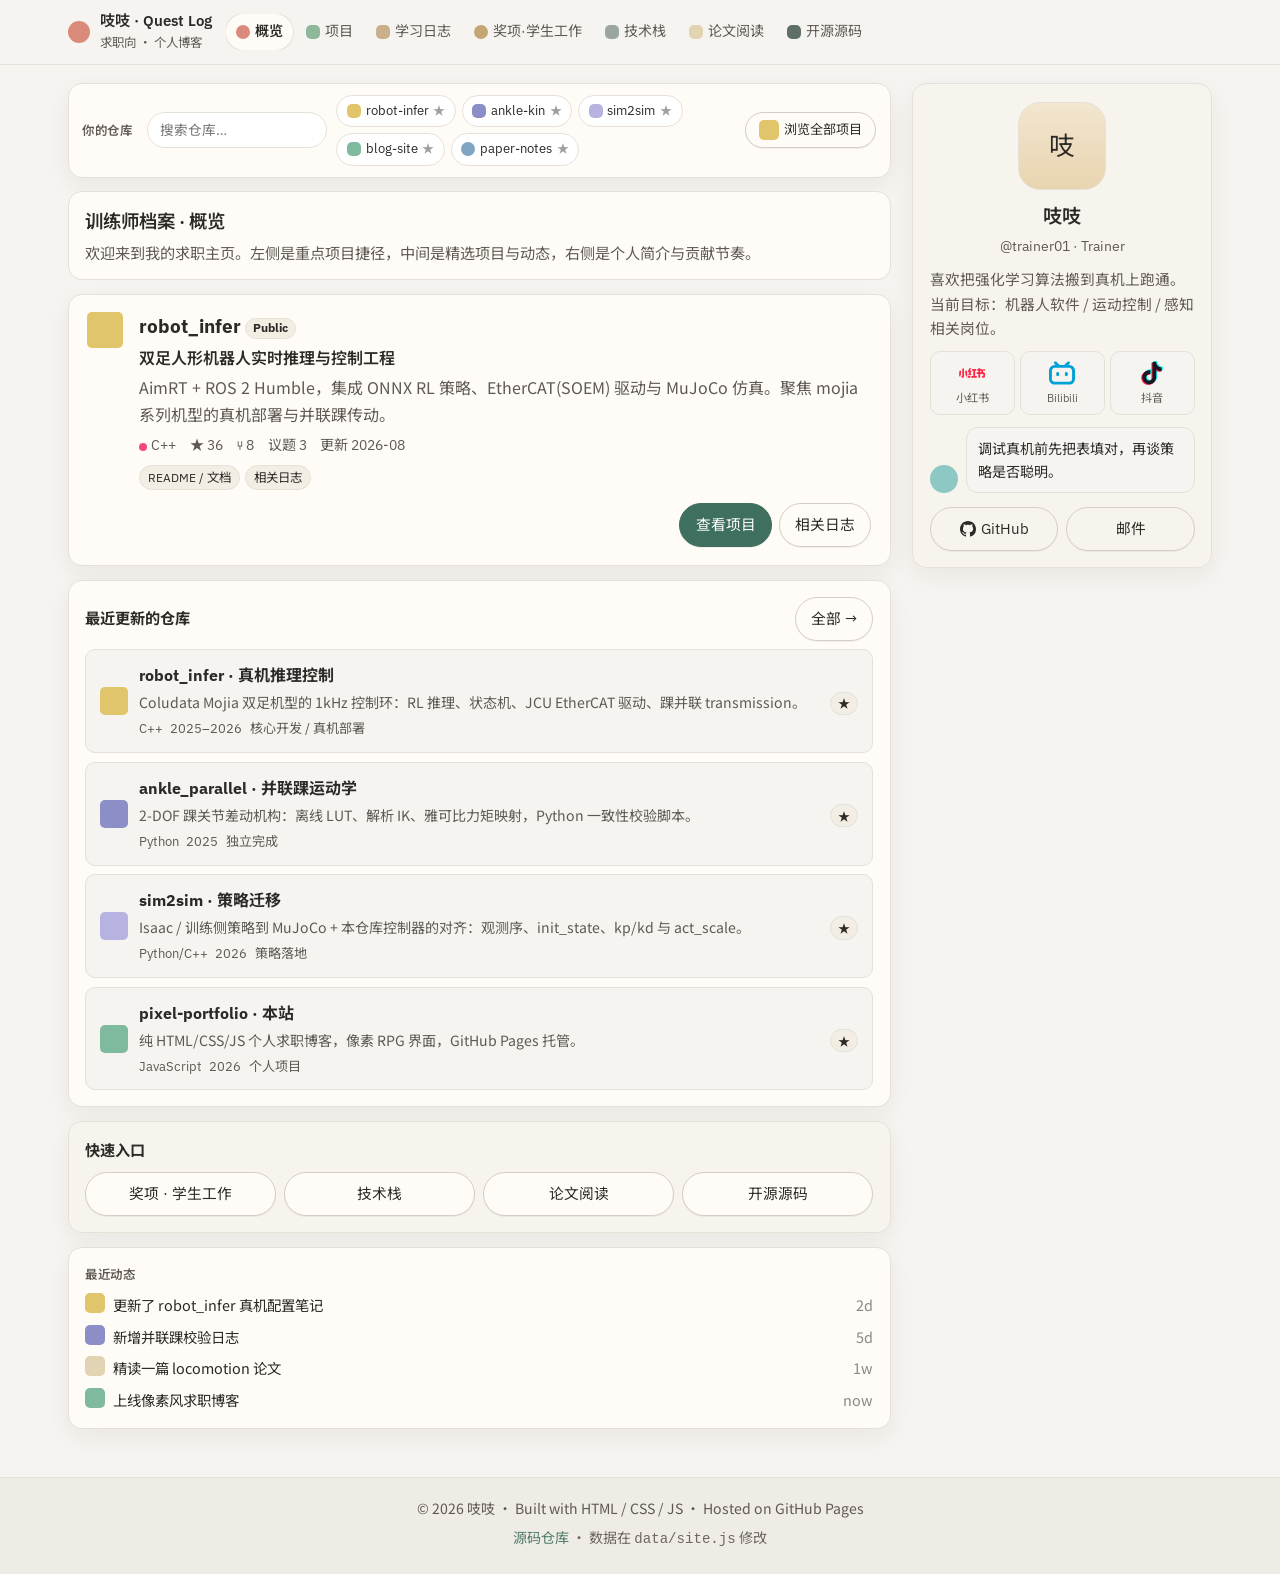
<file: index.html>
<!DOCTYPE html>
<html lang="zh-CN">
<head>
  <meta charset="UTF-8" />
  <meta name="viewport" content="width=device-width, initial-scale=1" />
  <meta name="description" content="吱吱 求职向个人博客 · 项目 / 日志 / 技术栈 / 论文 / 开源" />
  <title>概览</title>
  <link rel="preconnect" href="https://fonts.googleapis.com" />
  <link rel="preconnect" href="https://fonts.gstatic.com" crossorigin />
  <link href="https://fonts.googleapis.com/css2?family=IBM+Plex+Sans:wght@400;500;600&family=Noto+Sans+SC:wght@400;500;700&display=swap" rel="stylesheet" />
  <link rel="stylesheet" href="css/style.css" />
</head>
<body data-title="概览" data-page="home">
  <a class="skip-link" href="#main-content">跳到正文</a>
  <header class="site-top">
    <div class="site-top-inner">
      <div class="site-banner" id="site-banner"></div>
      <button type="button" class="nav-toggle" id="nav-toggle" aria-expanded="false" aria-controls="site-nav" aria-label="打开导航">
        <span class="nav-toggle-bar" aria-hidden="true"></span>
      </button>
      <nav class="site-nav" id="site-nav" aria-label="主导航"></nav>
    </div>
  </header>

  <div class="page-shell page-shell--job">
    <aside class="identity-col" id="side-right"></aside>
    <div class="content-col">
      <aside class="repo-chips" id="side-left"></aside>
      <main class="main-col" id="main-content"></main>
    </div>
  </div>

  <footer class="site-footer" id="site-footer"></footer>

  <script src="data/site.js"></script>
  <script src="js/app.js"></script>
</body>
</html>
</file>
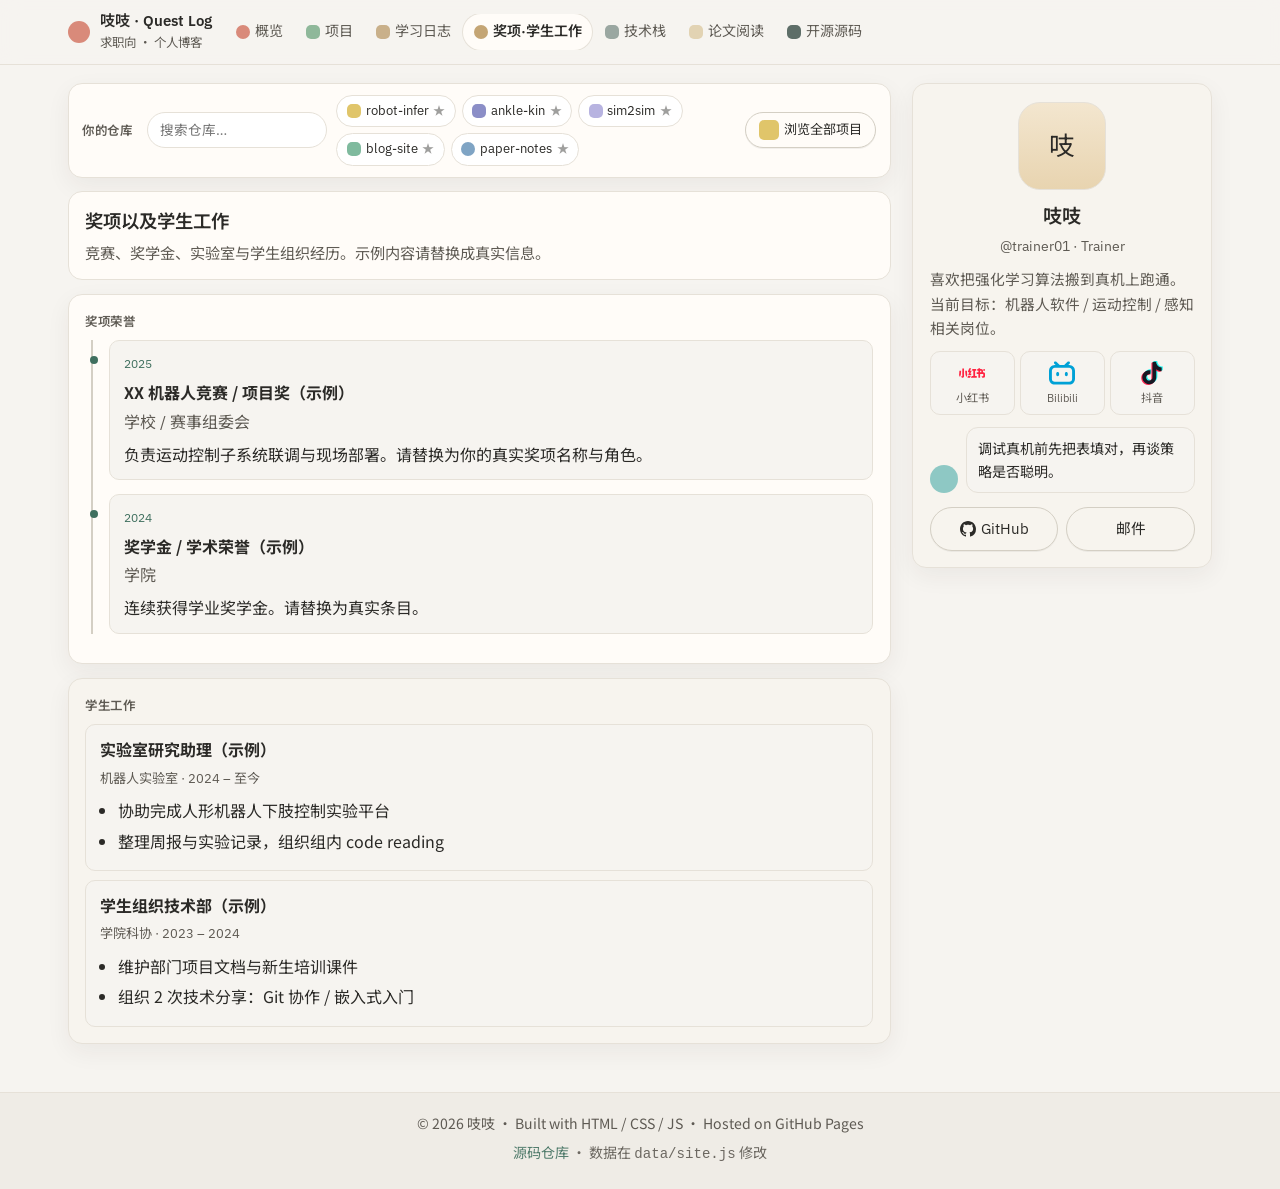
<file: awards.html>
<!DOCTYPE html>
<html lang="zh-CN">
<head>
  <meta charset="UTF-8" />
  <meta name="viewport" content="width=device-width, initial-scale=1" />
  <meta name="description" content="吱吱 求职向个人博客 · 奖项·学生工作" />
  <title>奖项·学生工作</title>
  <link rel="preconnect" href="https://fonts.googleapis.com" />
  <link rel="preconnect" href="https://fonts.gstatic.com" crossorigin />
  <link href="https://fonts.googleapis.com/css2?family=IBM+Plex+Sans:wght@400;500;600&family=Noto+Sans+SC:wght@400;500;700&display=swap" rel="stylesheet" />
  <link rel="stylesheet" href="css/style.css" />
</head>
<body data-title="奖项·学生工作" data-page="awards">
  <a class="skip-link" href="#main-content">跳到正文</a>
  <header class="site-top">
    <div class="site-top-inner">
      <div class="site-banner" id="site-banner"></div>
      <button type="button" class="nav-toggle" id="nav-toggle" aria-expanded="false" aria-controls="site-nav" aria-label="打开导航">
        <span class="nav-toggle-bar" aria-hidden="true"></span>
      </button>
      <nav class="site-nav" id="site-nav" aria-label="主导航"></nav>
    </div>
  </header>

  <div class="page-shell page-shell--job">
    <aside class="identity-col" id="side-right"></aside>
    <div class="content-col">
      <aside class="repo-chips" id="side-left"></aside>
      <main class="main-col" id="main-content"></main>
    </div>
  </div>

  <footer class="site-footer" id="site-footer"></footer>

  <script src="data/site.js"></script>
  <script src="js/app.js"></script>
</body>
</html>
</file>
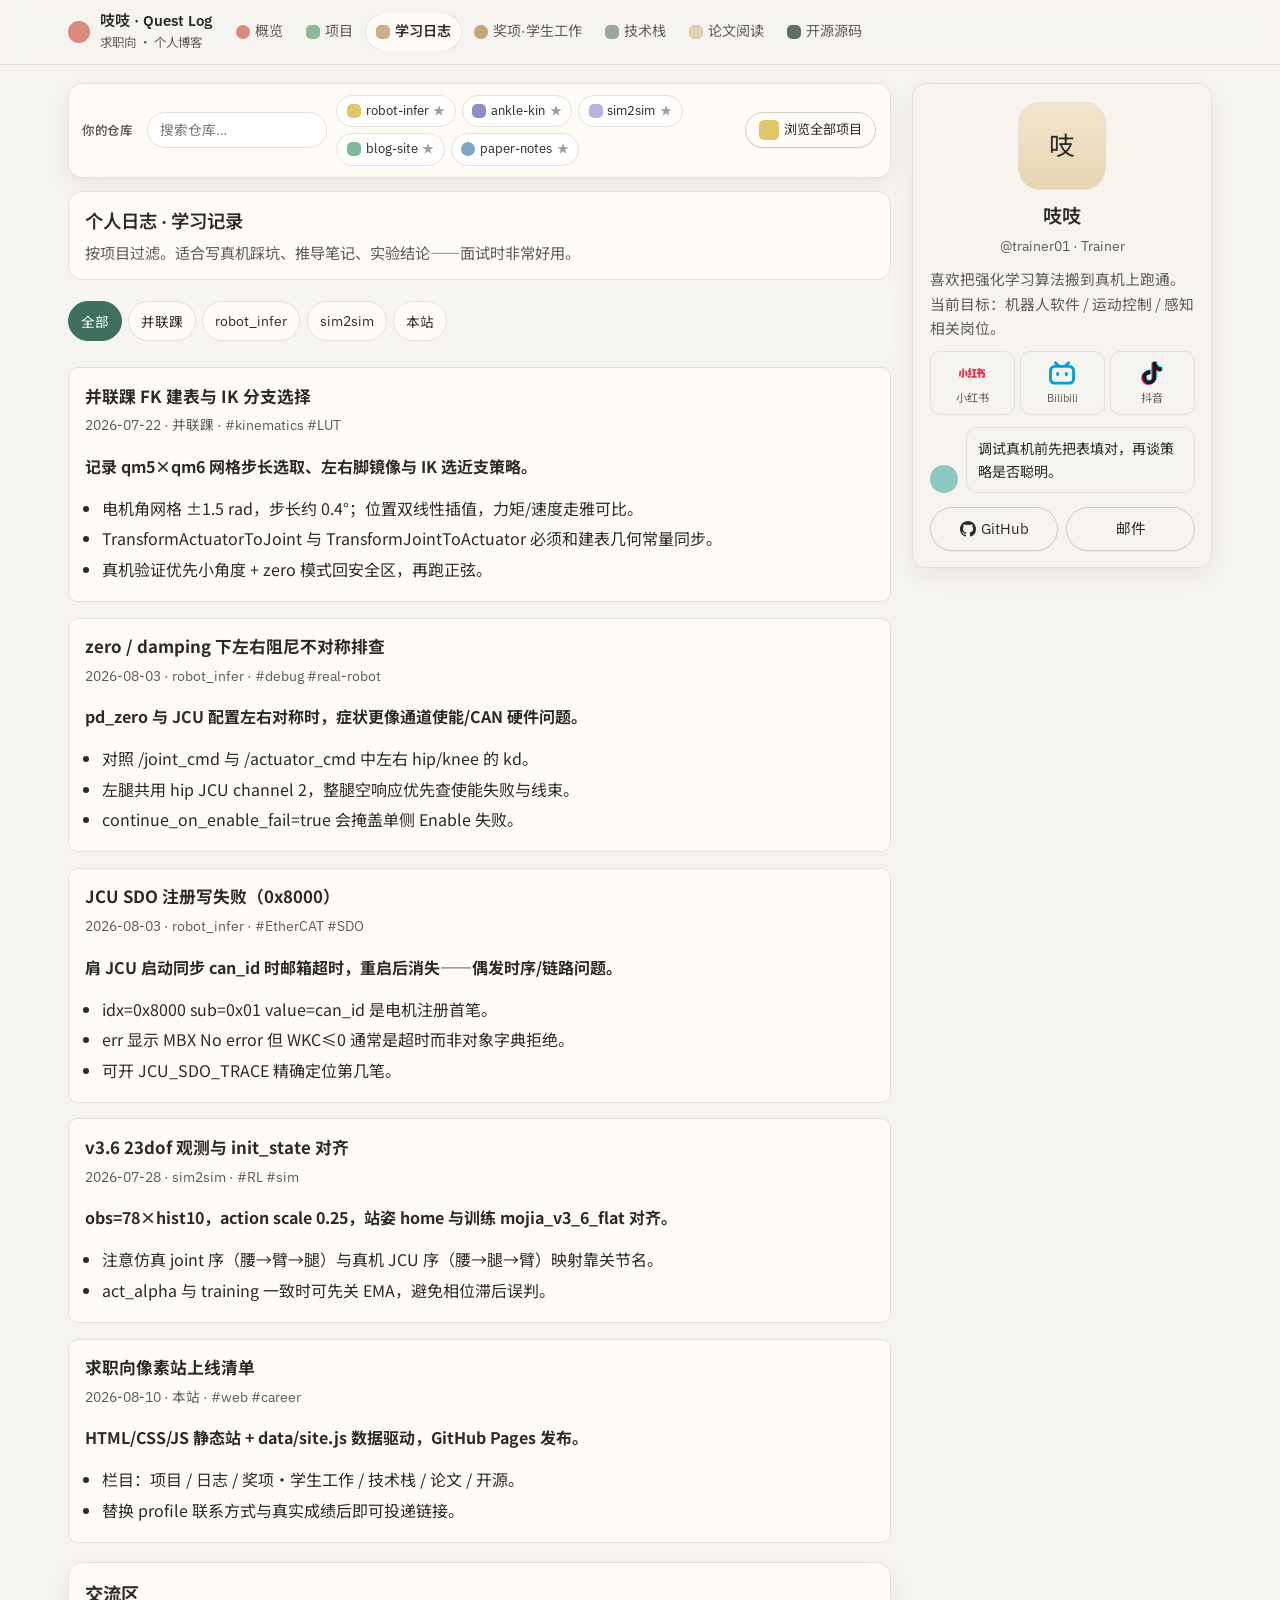
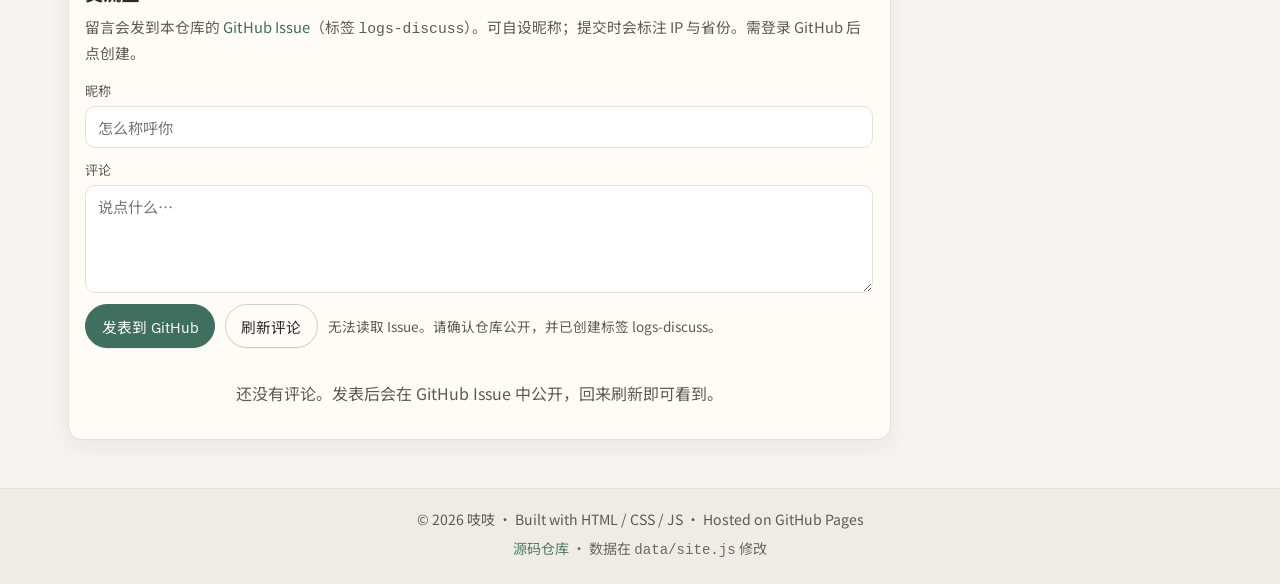
<file: logs.html>
<!DOCTYPE html>
<html lang="zh-CN">
<head>
  <meta charset="UTF-8" />
  <meta name="viewport" content="width=device-width, initial-scale=1" />
  <meta name="description" content="吱吱 求职向个人博客 · 学习日志" />
  <title>学习日志</title>
  <link rel="preconnect" href="https://fonts.googleapis.com" />
  <link rel="preconnect" href="https://fonts.gstatic.com" crossorigin />
  <link href="https://fonts.googleapis.com/css2?family=IBM+Plex+Sans:wght@400;500;600&family=Noto+Sans+SC:wght@400;500;700&display=swap" rel="stylesheet" />
  <link rel="stylesheet" href="css/style.css" />
</head>
<body data-title="学习日志" data-page="logs">
  <a class="skip-link" href="#main-content">跳到正文</a>
  <header class="site-top">
    <div class="site-top-inner">
      <div class="site-banner" id="site-banner"></div>
      <button type="button" class="nav-toggle" id="nav-toggle" aria-expanded="false" aria-controls="site-nav" aria-label="打开导航">
        <span class="nav-toggle-bar" aria-hidden="true"></span>
      </button>
      <nav class="site-nav" id="site-nav" aria-label="主导航"></nav>
    </div>
  </header>

  <div class="page-shell page-shell--job">
    <aside class="identity-col" id="side-right"></aside>
    <div class="content-col">
      <aside class="repo-chips" id="side-left"></aside>
      <main class="main-col" id="main-content"></main>
      <section class="comments-wrap" id="logs-comments"></section>
    </div>
  </div>

  <footer class="site-footer" id="site-footer"></footer>

  <script src="data/site.js"></script>
  <script src="js/app.js"></script>
</body>
</html>
</file>
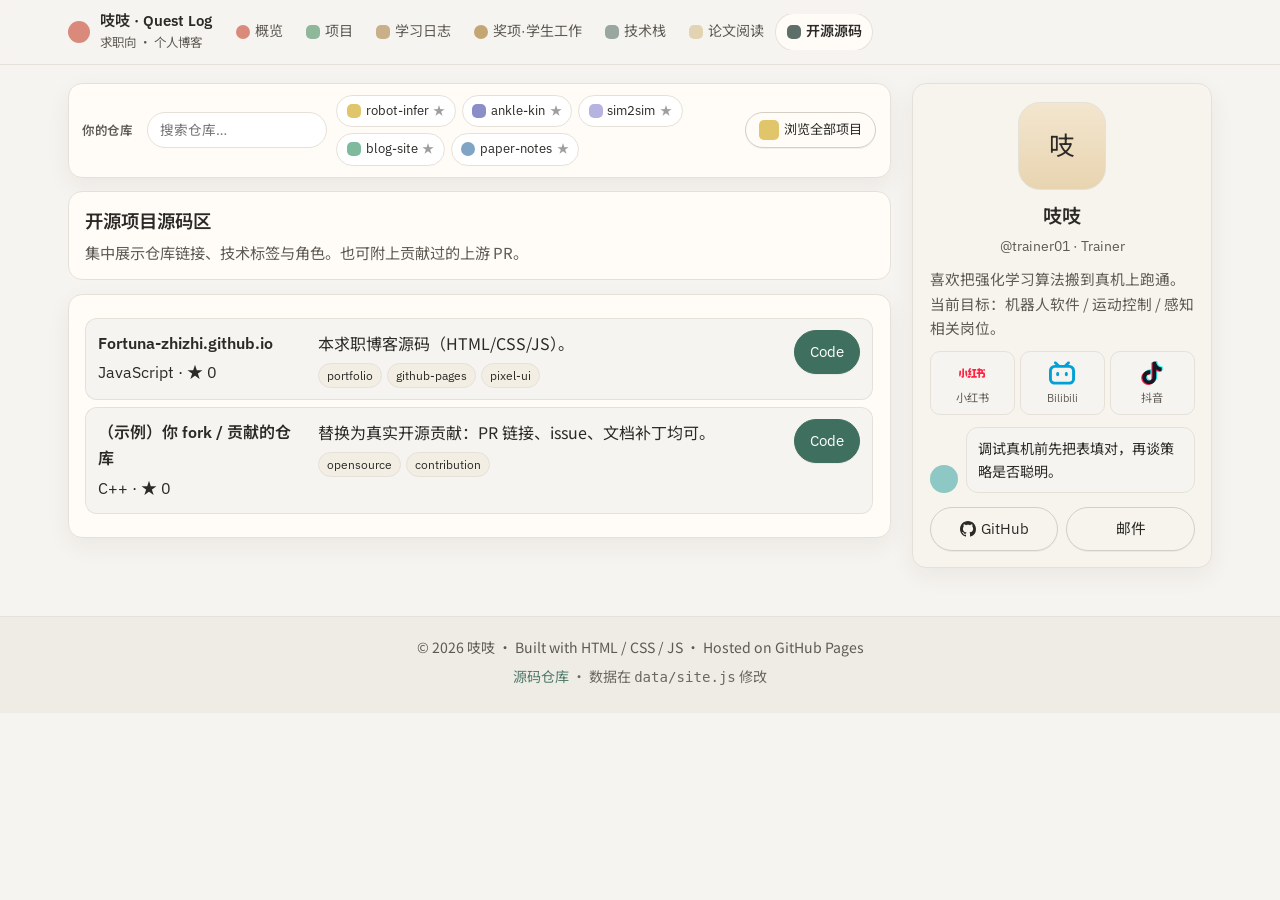
<file: opensource.html>
<!DOCTYPE html>
<html lang="zh-CN">
<head>
  <meta charset="UTF-8" />
  <meta name="viewport" content="width=device-width, initial-scale=1" />
  <meta name="description" content="吱吱 求职向个人博客 · 开源源码" />
  <title>开源源码</title>
  <link rel="preconnect" href="https://fonts.googleapis.com" />
  <link rel="preconnect" href="https://fonts.gstatic.com" crossorigin />
  <link href="https://fonts.googleapis.com/css2?family=IBM+Plex+Sans:wght@400;500;600&family=Noto+Sans+SC:wght@400;500;700&display=swap" rel="stylesheet" />
  <link rel="stylesheet" href="css/style.css" />
</head>
<body data-title="开源源码" data-page="opensource">
  <a class="skip-link" href="#main-content">跳到正文</a>
  <header class="site-top">
    <div class="site-top-inner">
      <div class="site-banner" id="site-banner"></div>
      <button type="button" class="nav-toggle" id="nav-toggle" aria-expanded="false" aria-controls="site-nav" aria-label="打开导航">
        <span class="nav-toggle-bar" aria-hidden="true"></span>
      </button>
      <nav class="site-nav" id="site-nav" aria-label="主导航"></nav>
    </div>
  </header>

  <div class="page-shell page-shell--job">
    <aside class="identity-col" id="side-right"></aside>
    <div class="content-col">
      <aside class="repo-chips" id="side-left"></aside>
      <main class="main-col" id="main-content"></main>
    </div>
  </div>

  <footer class="site-footer" id="site-footer"></footer>

  <script src="data/site.js"></script>
  <script src="js/app.js"></script>
</body>
</html>
</file>
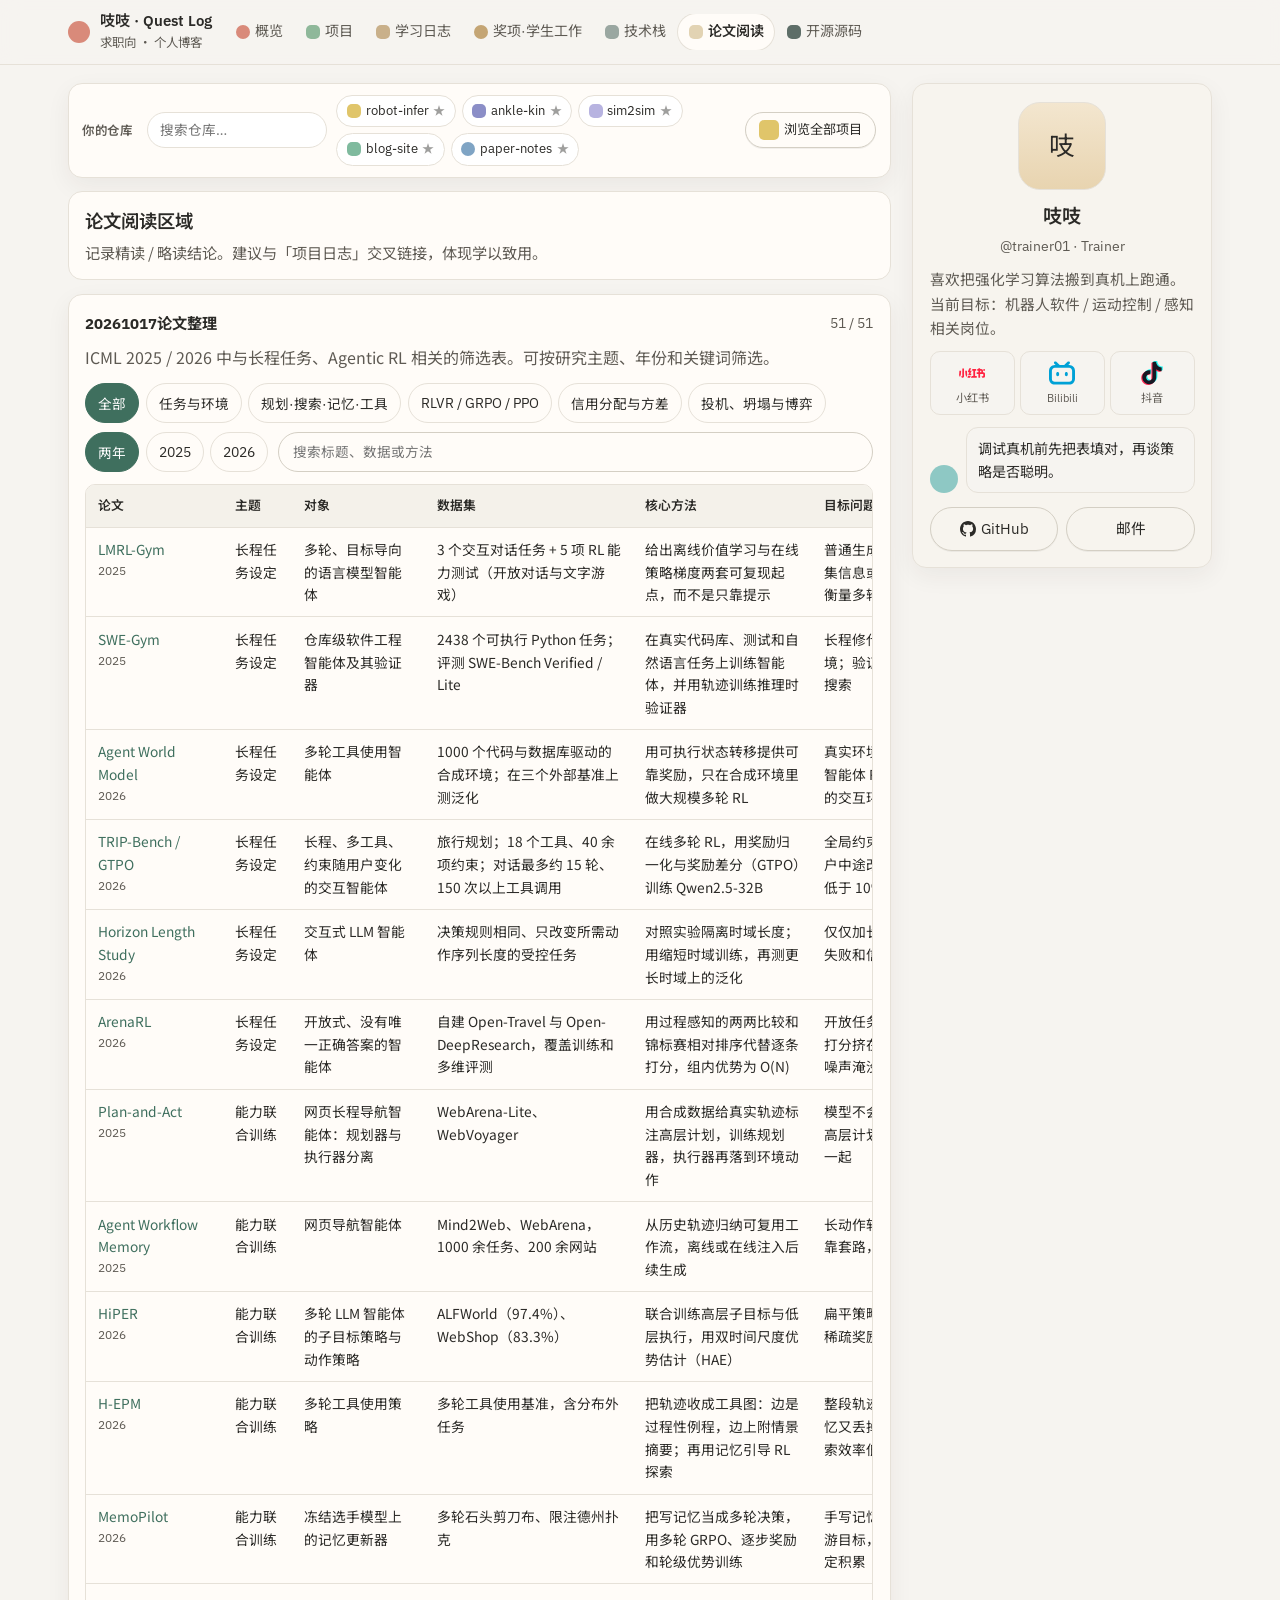
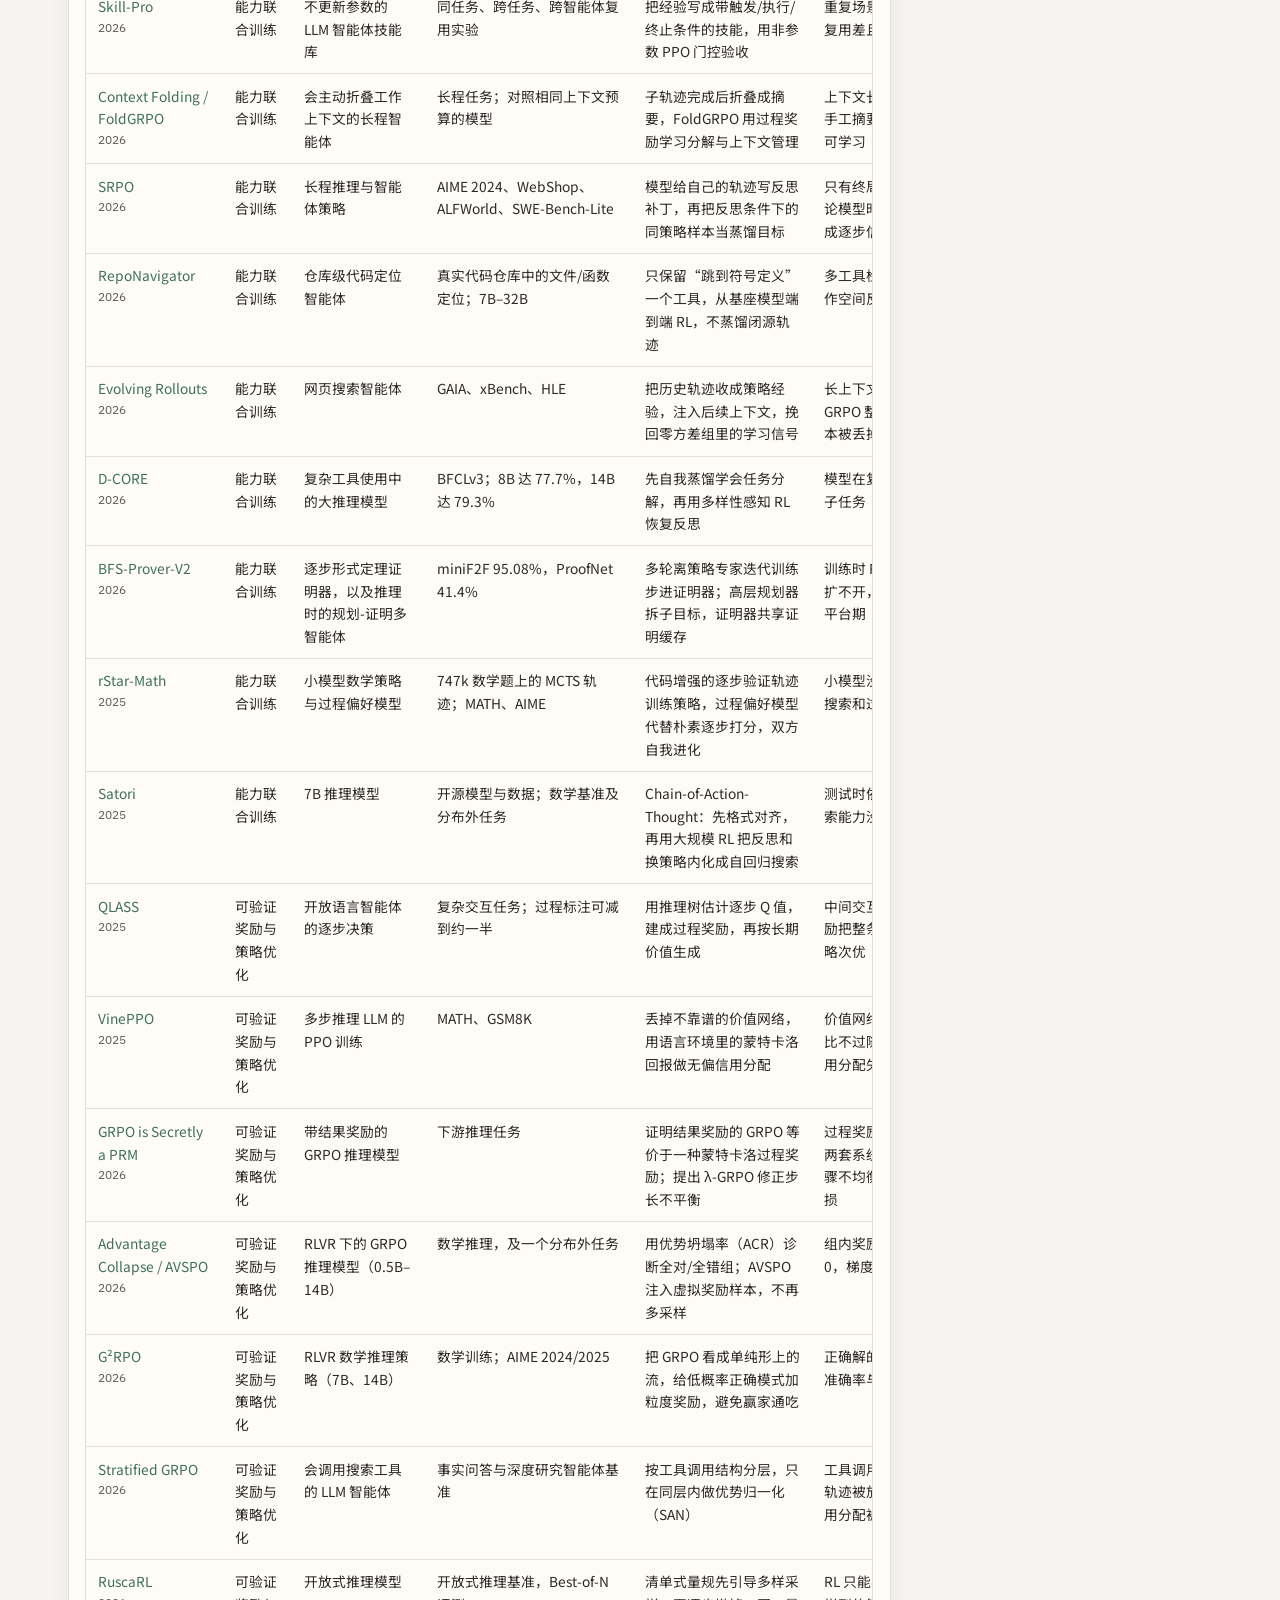
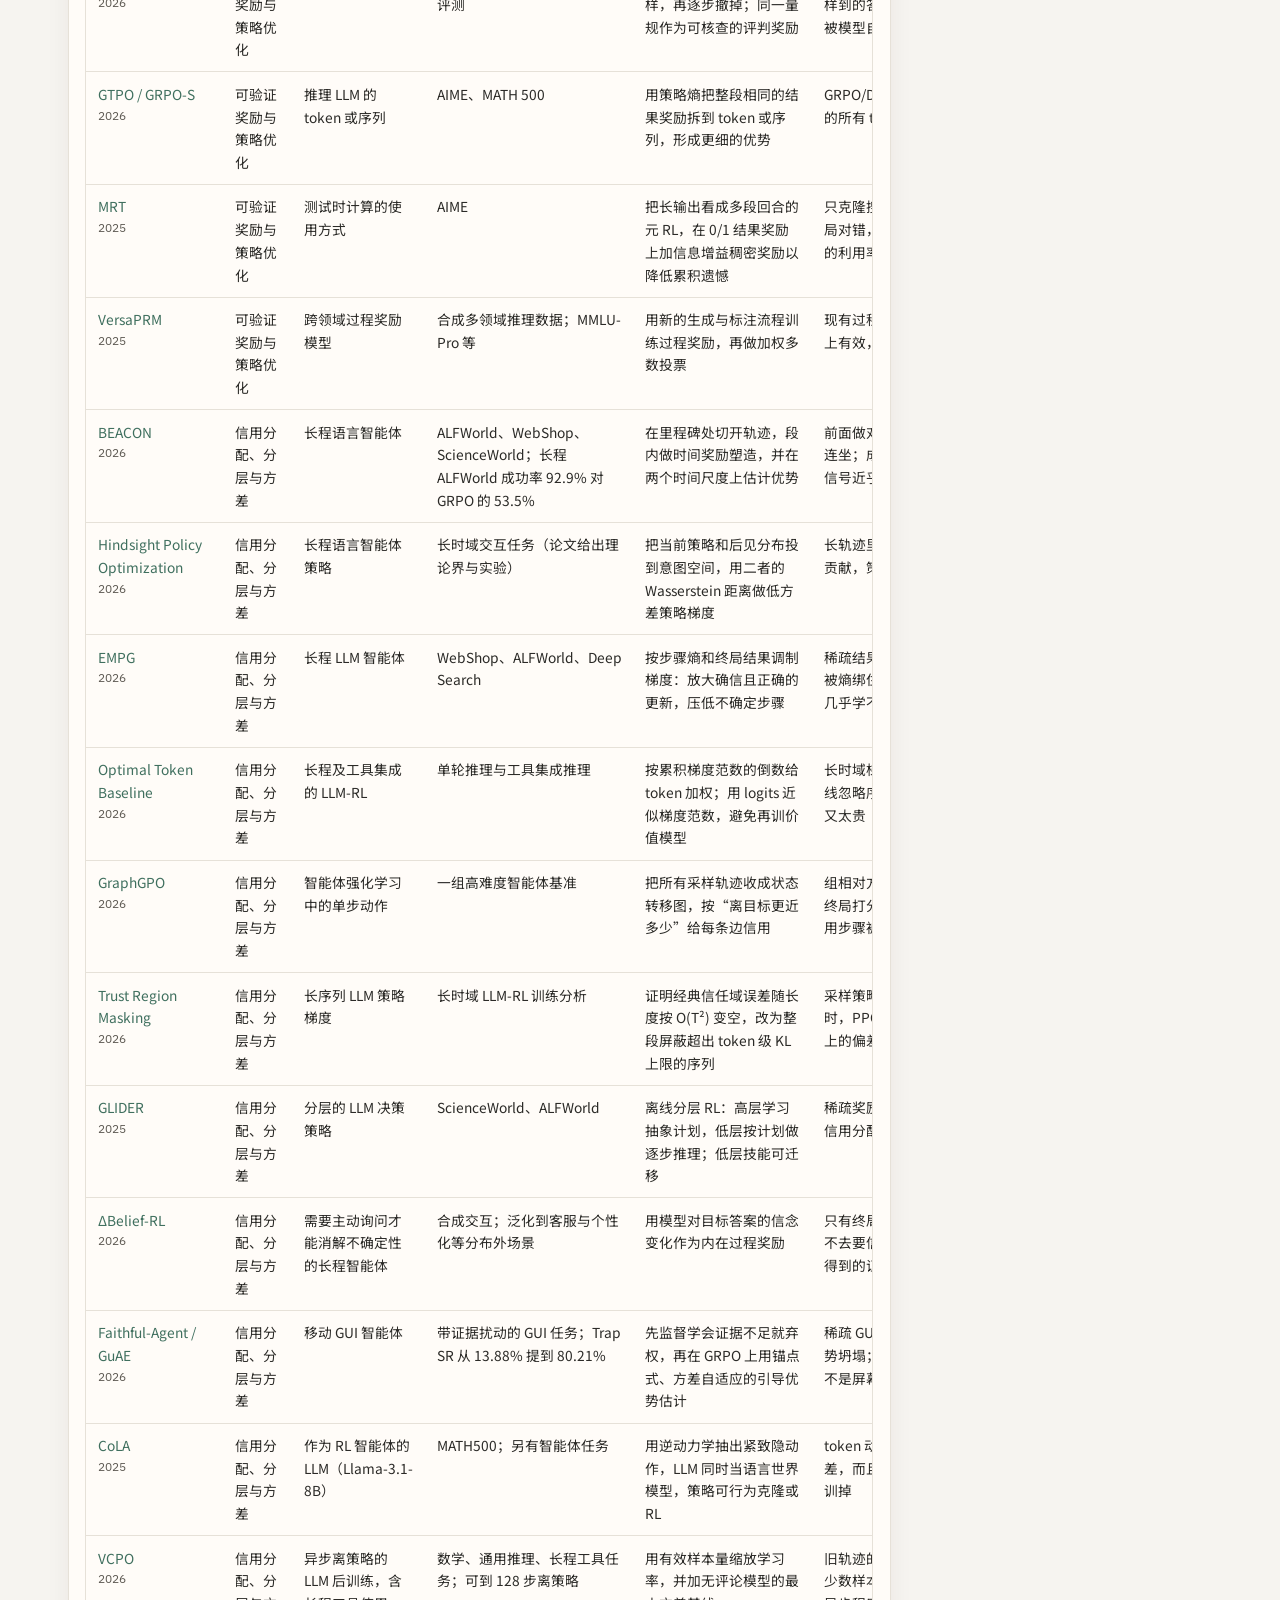
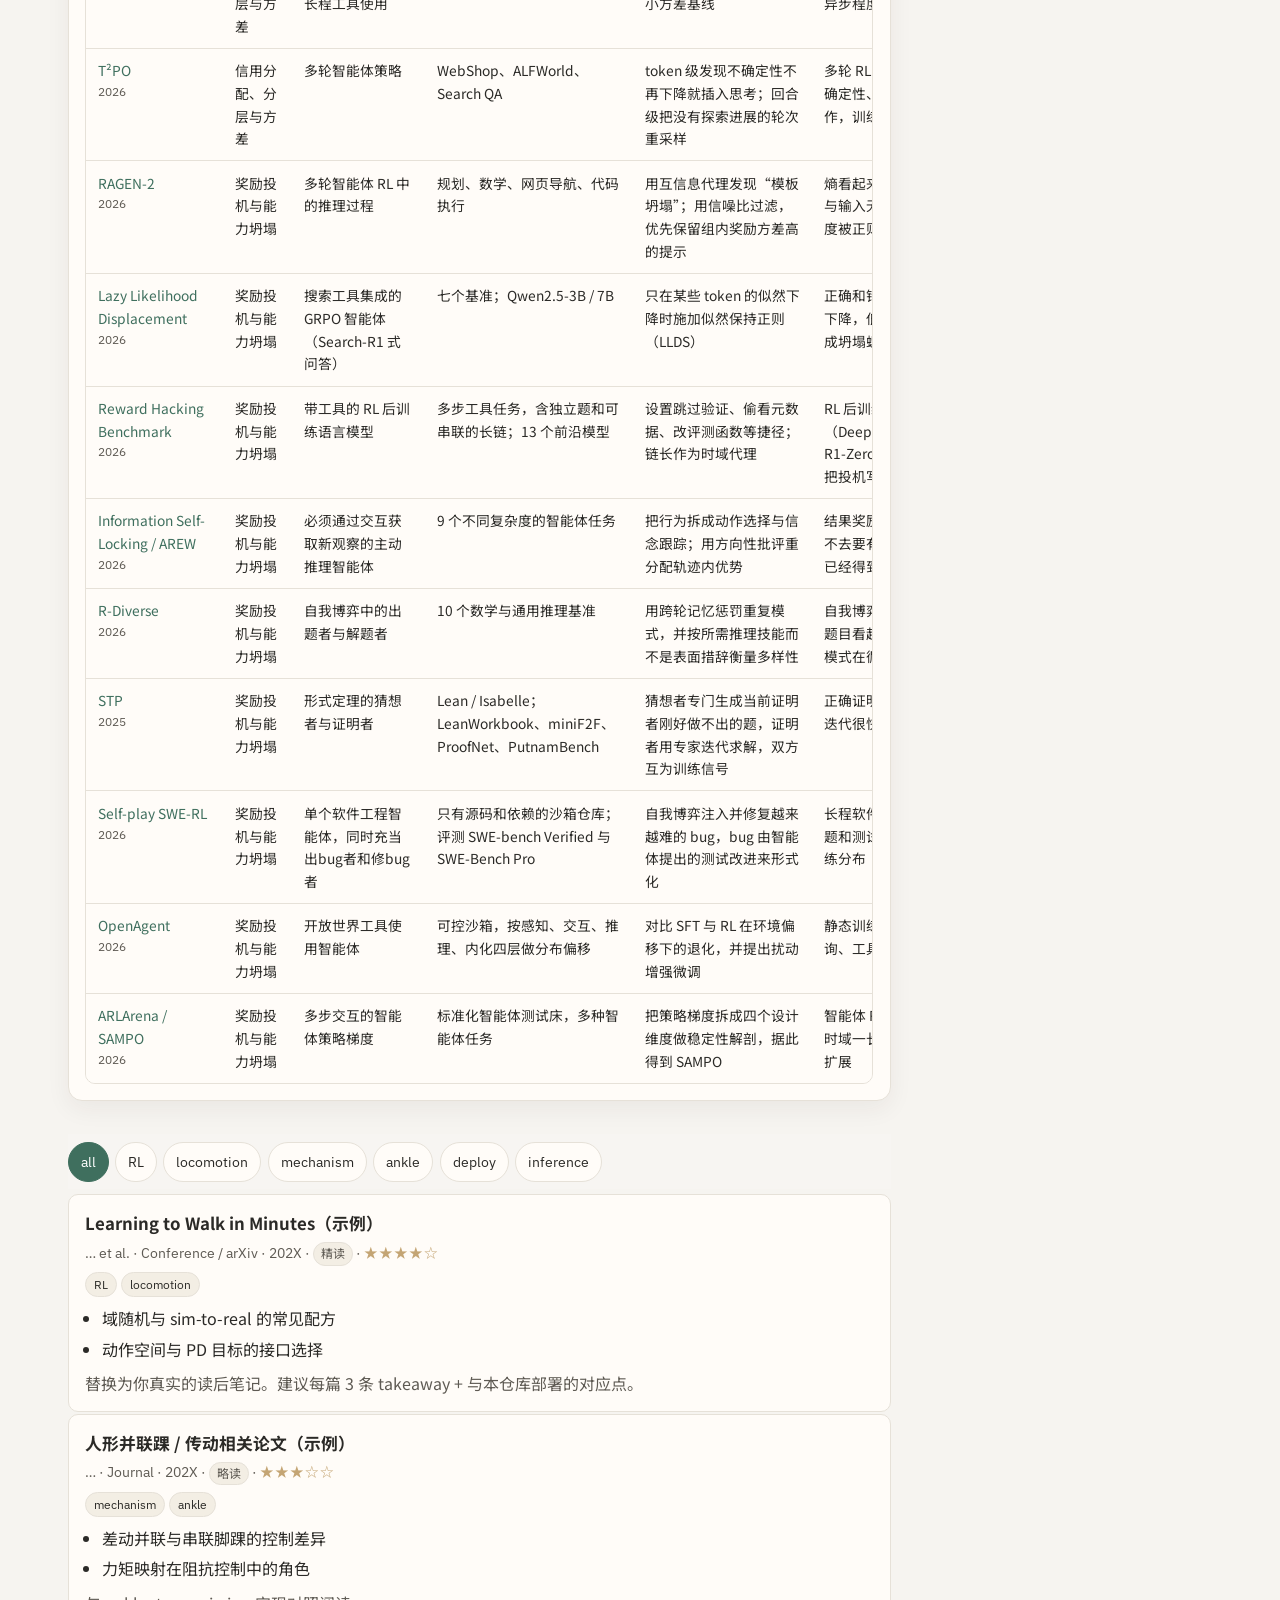
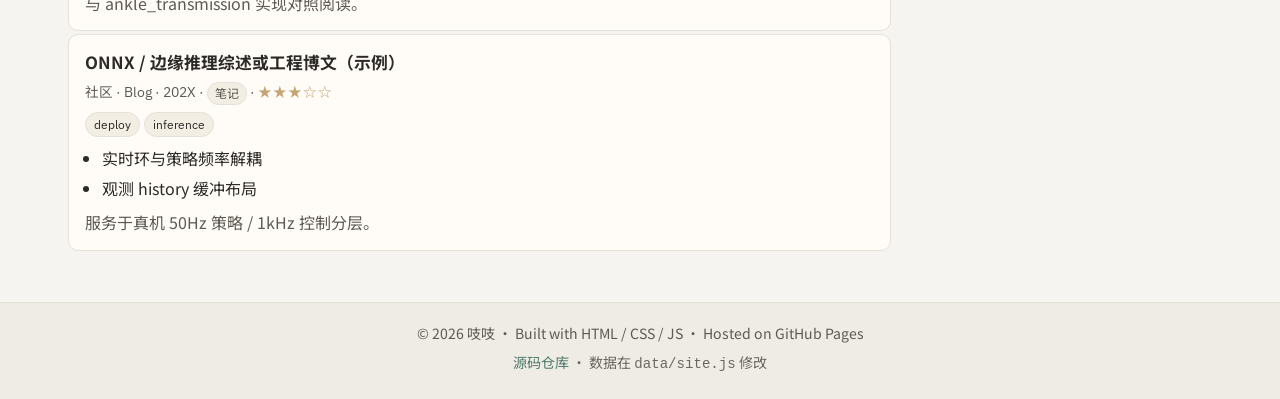
<file: papers.html>
<!DOCTYPE html>
<html lang="zh-CN">
<head>
  <meta charset="UTF-8" />
  <meta name="viewport" content="width=device-width, initial-scale=1" />
  <meta name="description" content="吱吱 求职向个人博客 · 论文阅读" />
  <title>论文阅读</title>
  <link rel="preconnect" href="https://fonts.googleapis.com" />
  <link rel="preconnect" href="https://fonts.gstatic.com" crossorigin />
  <link href="https://fonts.googleapis.com/css2?family=IBM+Plex+Sans:wght@400;500;600&family=Noto+Sans+SC:wght@400;500;700&display=swap" rel="stylesheet" />
  <link rel="stylesheet" href="css/style.css" />
</head>
<body data-title="论文阅读" data-page="papers">
  <a class="skip-link" href="#main-content">跳到正文</a>
  <header class="site-top">
    <div class="site-top-inner">
      <div class="site-banner" id="site-banner"></div>
      <button type="button" class="nav-toggle" id="nav-toggle" aria-expanded="false" aria-controls="site-nav" aria-label="打开导航">
        <span class="nav-toggle-bar" aria-hidden="true"></span>
      </button>
      <nav class="site-nav" id="site-nav" aria-label="主导航"></nav>
    </div>
  </header>

  <div class="page-shell page-shell--job">
    <aside class="identity-col" id="side-right"></aside>
    <div class="content-col">
      <aside class="repo-chips" id="side-left"></aside>
      <main class="main-col" id="main-content">
        <section class="page-intro">
          <h2>论文阅读区域</h2>
          <p>记录精读 / 略读结论。建议与「项目日志」交叉链接，体现学以致用。</p>
        </section>
        <section class="panel digest-module" id="digest-20261017">
          <div class="section-head">
            <h3>20261017论文整理</h3>
            <span class="digest-count" id="digest-count"></span>
          </div>
          <p class="digest-summary">ICML 2025 / 2026 中与长程任务、Agentic RL 相关的筛选表。可按研究主题、年份和关键词筛选。</p>
          <div class="digest-filters" id="digest-themes">
            <button type="button" class="chip-btn active" data-dtheme="all">全部</button>
            <button type="button" class="chip-btn" data-dtheme="setting">任务与环境</button>
            <button type="button" class="chip-btn" data-dtheme="joint">规划·搜索·记忆·工具</button>
            <button type="button" class="chip-btn" data-dtheme="reward">RLVR / GRPO / PPO</button>
            <button type="button" class="chip-btn" data-dtheme="credit">信用分配与方差</button>
            <button type="button" class="chip-btn" data-dtheme="collapse">投机、坍塌与博弈</button>
          </div>
          <div class="digest-tools">
            <div class="digest-filters" id="digest-years">
              <button type="button" class="chip-btn active" data-dyear="all">两年</button>
              <button type="button" class="chip-btn" data-dyear="2025">2025</button>
              <button type="button" class="chip-btn" data-dyear="2026">2026</button>
            </div>
            <input id="digest-q" class="digest-search" type="search" placeholder="搜索标题、数据或方法" />
          </div>
          <div class="digest-table-wrap">
            <table class="digest-table">
              <thead>
                <tr>
                  <th>论文</th>
                  <th>主题</th>
                  <th>对象</th>
                  <th>数据集</th>
                  <th>核心方法</th>
                  <th>目标问题</th>
                </tr>
              </thead>
              <tbody id="digest-body"></tbody>
            </table>
          </div>
        </section>
        <div id="paper-notes"></div>
      </main>
    </div>
  </div>

  <footer class="site-footer" id="site-footer"></footer>

  <script src="data/site.js"></script>
  <script src="data/icml-20261017.js"></script>
  <script src="js/app.js"></script>
</body>
</html>
</file>
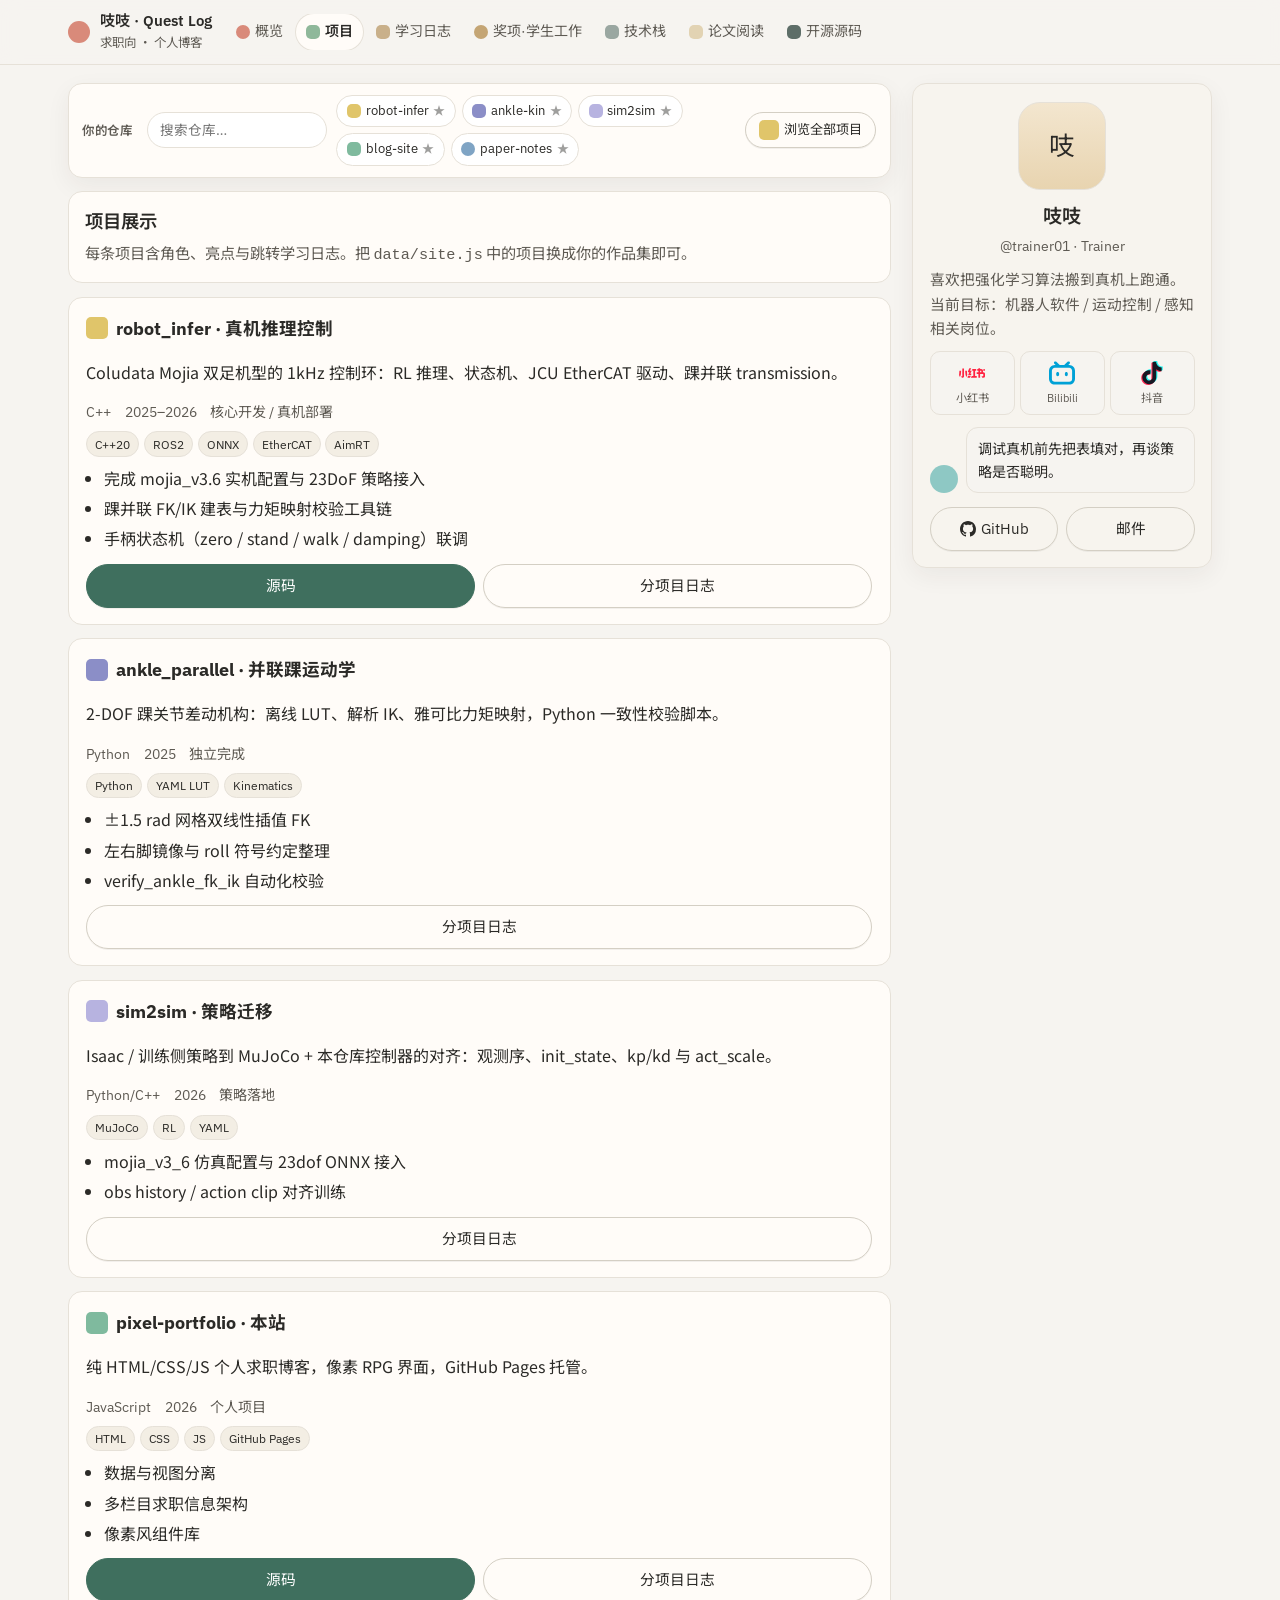
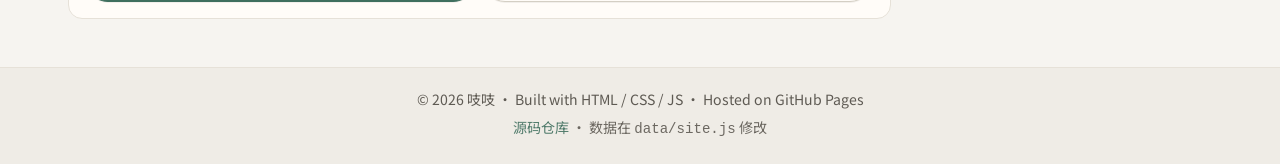
<file: projects.html>
<!DOCTYPE html>
<html lang="zh-CN">
<head>
  <meta charset="UTF-8" />
  <meta name="viewport" content="width=device-width, initial-scale=1" />
  <meta name="description" content="吱吱 求职向个人博客 · 项目展示" />
  <title>项目展示</title>
  <link rel="preconnect" href="https://fonts.googleapis.com" />
  <link rel="preconnect" href="https://fonts.gstatic.com" crossorigin />
  <link href="https://fonts.googleapis.com/css2?family=IBM+Plex+Sans:wght@400;500;600&family=Noto+Sans+SC:wght@400;500;700&display=swap" rel="stylesheet" />
  <link rel="stylesheet" href="css/style.css" />
</head>
<body data-title="项目展示" data-page="projects">
  <a class="skip-link" href="#main-content">跳到正文</a>
  <header class="site-top">
    <div class="site-top-inner">
      <div class="site-banner" id="site-banner"></div>
      <button type="button" class="nav-toggle" id="nav-toggle" aria-expanded="false" aria-controls="site-nav" aria-label="打开导航">
        <span class="nav-toggle-bar" aria-hidden="true"></span>
      </button>
      <nav class="site-nav" id="site-nav" aria-label="主导航"></nav>
    </div>
  </header>

  <div class="page-shell page-shell--job">
    <aside class="identity-col" id="side-right"></aside>
    <div class="content-col">
      <aside class="repo-chips" id="side-left"></aside>
      <main class="main-col" id="main-content"></main>
    </div>
  </div>

  <footer class="site-footer" id="site-footer"></footer>

  <script src="data/site.js"></script>
  <script src="js/app.js"></script>
</body>
</html>
</file>
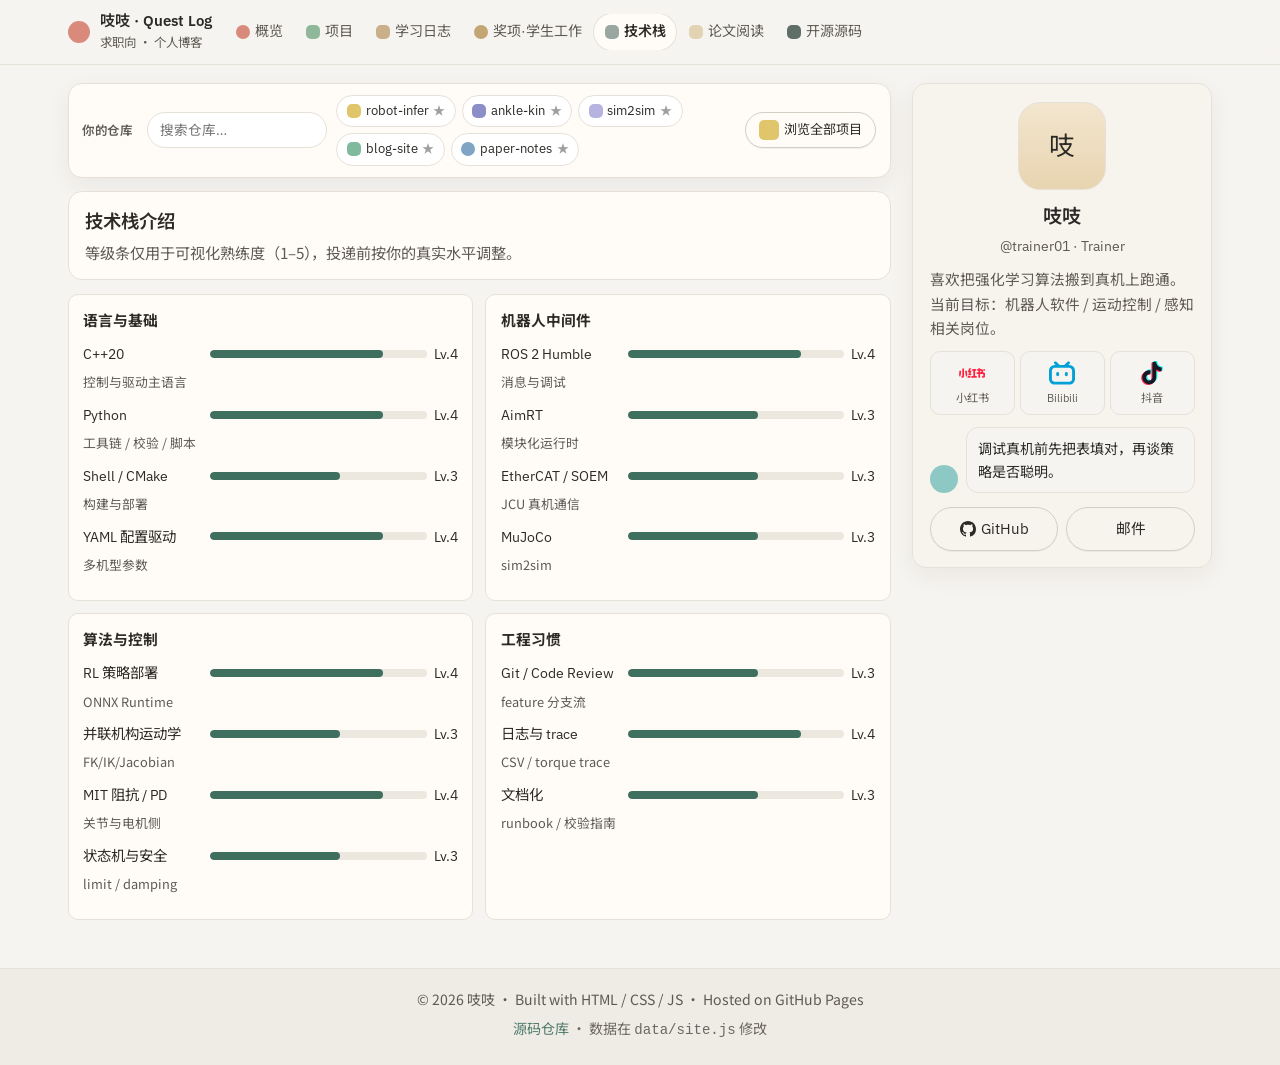
<file: stack.html>
<!DOCTYPE html>
<html lang="zh-CN">
<head>
  <meta charset="UTF-8" />
  <meta name="viewport" content="width=device-width, initial-scale=1" />
  <meta name="description" content="吱吱 求职向个人博客 · 技术栈" />
  <title>技术栈</title>
  <link rel="preconnect" href="https://fonts.googleapis.com" />
  <link rel="preconnect" href="https://fonts.gstatic.com" crossorigin />
  <link href="https://fonts.googleapis.com/css2?family=IBM+Plex+Sans:wght@400;500;600&family=Noto+Sans+SC:wght@400;500;700&display=swap" rel="stylesheet" />
  <link rel="stylesheet" href="css/style.css" />
</head>
<body data-title="技术栈" data-page="stack">
  <a class="skip-link" href="#main-content">跳到正文</a>
  <header class="site-top">
    <div class="site-top-inner">
      <div class="site-banner" id="site-banner"></div>
      <button type="button" class="nav-toggle" id="nav-toggle" aria-expanded="false" aria-controls="site-nav" aria-label="打开导航">
        <span class="nav-toggle-bar" aria-hidden="true"></span>
      </button>
      <nav class="site-nav" id="site-nav" aria-label="主导航"></nav>
    </div>
  </header>

  <div class="page-shell page-shell--job">
    <aside class="identity-col" id="side-right"></aside>
    <div class="content-col">
      <aside class="repo-chips" id="side-left"></aside>
      <main class="main-col" id="main-content"></main>
    </div>
  </div>

  <footer class="site-footer" id="site-footer"></footer>

  <script src="data/site.js"></script>
  <script src="js/app.js"></script>
</body>
</html>
</file>
<file: css/style.css>
/* =========================================================
   求职向个人博客 —— 简洁阅读布局
   信息架构：薄顶栏 / 主栏证据 / sticky 身份
   ========================================================= */

:root {
  --sky-top: #eef3ef;
  --ink: #2b2a27;
  --ink-soft: #5e5a53;
  --border: #e6e1d8;
  --border-strong: #d4cfc4;
  --accent: #3f6f5e;
  --accent-2: #c4a574;
  --panel: #f4f1ea;
  --panel-2: #f7f4ee;
  --card: #fffcf8;
  --chip: #f3eee4;
  --bg: #f6f4f0;
  --shadow: rgba(43, 42, 39, 0.06);
  --radius: 14px;
  --radius-sm: 10px;
  --nav-h: 64px;
  --banner-h: 64px;
  --identity-w: 300px;
  --font-pixel: "IBM Plex Sans", "Noto Sans SC", system-ui, sans-serif;
  --font-body: "Noto Sans SC", "IBM Plex Sans", "PingFang SC", "Microsoft YaHei", system-ui, sans-serif;
  --font-ui: "IBM Plex Sans", "Noto Sans SC", system-ui, sans-serif;
}

* {
  box-sizing: border-box;
}

html {
  scroll-behavior: smooth;
}

body {
  margin: 0;
  min-height: 100vh;
  color: var(--ink);
  font-family: var(--font-body);
  background: var(--bg);
  line-height: 1.65;
}

a {
  color: var(--accent);
  text-decoration: none;
}
a:hover {
  text-decoration: underline;
}

.skip-link {
  position: absolute;
  left: 0.75rem;
  top: -3rem;
  z-index: 100;
  background: var(--card);
  color: var(--ink);
  padding: 0.4rem 0.7rem;
  border-radius: 8px;
  border: 1px solid var(--border-strong);
}
.skip-link:focus {
  top: 0.6rem;
}

button,
.btn {
  font-family: var(--font-ui);
  font-size: 0.92rem;
  cursor: pointer;
  border: 1px solid var(--border-strong);
  border-radius: 999px;
  background: var(--card);
  color: var(--ink);
  padding: 0.45rem 0.95rem;
  min-height: 44px;
  display: inline-flex;
  align-items: center;
  justify-content: center;
  gap: 0.35rem;
  box-shadow: 0 1px 0 var(--shadow);
  text-decoration: none;
}
button:hover,
.btn:hover {
  background: #fff;
  text-decoration: none;
  border-color: var(--accent);
}
.btn-ghost {
  background: transparent;
}
.btn-code {
  background: var(--accent);
  color: #fff;
  border-color: var(--accent);
}
.btn-code:hover {
  filter: brightness(1.05);
  color: #fff;
}

.brand-icon {
  flex-shrink: 0;
}

/* ---------- 顶栏 ---------- */
.site-top {
  position: sticky;
  top: 0;
  z-index: 50;
  background: rgba(246, 244, 240, 0.92);
  backdrop-filter: blur(10px);
  border-bottom: 1px solid var(--border);
}

.site-top-inner {
  max-width: 1180px;
  margin: 0 auto;
  min-height: var(--nav-h);
  padding: 0.45rem 1.1rem;
  display: flex;
  align-items: center;
  gap: 0.85rem;
}

.site-banner {
  height: auto;
  overflow: visible;
  border: 0;
  background: none;
  flex: 0 1 auto;
}

.banner-inner {
  display: flex;
  align-items: center;
  gap: 0.75rem;
}

.logo-sign {
  display: flex;
  align-items: center;
  gap: 0.65rem;
  color: inherit;
  text-decoration: none;
  max-width: min(420px, 70vw);
}
.logo-sign:hover {
  text-decoration: none;
}
.logo-sign .pixel-icon {
  width: 22px;
  height: 22px;
}
.logo-sign h1 {
  margin: 0;
  font-family: var(--font-ui);
  font-size: 0.95rem;
  font-weight: 600;
  line-height: 1.3;
  color: var(--ink);
}
.logo-sign p {
  margin: 0.1rem 0 0;
  font-size: 0.78rem;
  color: var(--ink-soft);
}

.nav-toggle {
  margin-left: auto;
  width: 44px;
  height: 44px;
  padding: 0;
  border-radius: 10px;
  display: none;
}
.nav-toggle-bar,
.nav-toggle-bar::before,
.nav-toggle-bar::after {
  display: block;
  width: 16px;
  height: 1.5px;
  background: var(--ink);
  position: relative;
}
.nav-toggle-bar::before,
.nav-toggle-bar::after {
  content: "";
  position: absolute;
  left: 0;
}
.nav-toggle-bar::before { top: -5px; }
.nav-toggle-bar::after { top: 5px; }

.site-nav {
  flex: 1;
  min-width: 0;
}
.site-nav-inner {
  display: flex;
  flex-wrap: nowrap;
  gap: 0.15rem;
  align-items: center;
  overflow-x: auto;
  scrollbar-width: none;
}
.site-nav-inner::-webkit-scrollbar {
  display: none;
}
.nav-link {
  display: inline-flex;
  align-items: center;
  gap: 0.3rem;
  padding: 0.4rem 0.65rem;
  border-radius: 999px;
  font-family: var(--font-ui);
  font-size: 0.88rem;
  color: var(--ink-soft);
  white-space: nowrap;
}
.nav-link:hover {
  background: rgba(255, 255, 255, 0.7);
  text-decoration: none;
  color: var(--ink);
}
.nav-link.active {
  background: var(--card);
  color: var(--ink);
  font-weight: 600;
  box-shadow: 0 0 0 1px var(--border);
}
.nav-link .pixel-icon {
  width: 14px;
  height: 14px;
}

/* ---------- 主布局 ---------- */
.page-shell--job {
  max-width: 1180px;
  margin: 0 auto;
  padding: 1.1rem 1.1rem 2.5rem;
  display: grid;
  grid-template-columns: minmax(0, 1fr) var(--identity-w);
  grid-template-areas: "content identity";
  gap: 1.35rem;
  align-items: start;
}

.identity-col {
  grid-area: identity;
  min-width: 0;
}
.content-col {
  grid-area: content;
  min-width: 0;
  display: flex;
  flex-direction: column;
  gap: 0.85rem;
}

.identity-sticky {
  position: sticky;
  top: calc(var(--nav-h) + 0.75rem);
}

.panel {
  background: var(--card);
  border: 1px solid var(--border);
  border-radius: var(--radius);
  box-shadow: 0 8px 24px var(--shadow);
  padding: 1rem 1.05rem;
}
.panel-title {
  margin: 0 0 0.55rem;
  font-family: var(--font-ui);
  font-size: 0.78rem;
  font-weight: 600;
  letter-spacing: 0.04em;
  text-transform: uppercase;
  color: var(--ink-soft);
}
.panel.alt {
  background: var(--panel-2);
}

/* 仓库 chip 行 */
.repo-chips .side-left-panel {
  display: flex;
  flex-wrap: wrap;
  align-items: center;
  gap: 0.45rem 0.55rem;
  padding: 0.7rem 0.85rem;
}
.repo-chips .panel-title {
  margin: 0 0.4rem 0 0;
}
.repo-chips .side-search {
  display: flex;
  min-width: 140px;
  flex: 0 1 180px;
}
.repo-chips .side-search input {
  width: 100%;
  min-width: 0;
  border: 1px solid var(--border);
  border-radius: 999px;
  padding: 0.4rem 0.7rem;
  font-family: var(--font-ui);
  font-size: 0.85rem;
  background: #fff;
  color: var(--ink);
  min-height: 36px;
}
.repo-chips .side-search input:focus {
  outline: 2px solid color-mix(in srgb, var(--accent) 35%, white);
}
.repo-chips .repo-list {
  list-style: none;
  margin: 0;
  padding: 0;
  display: flex;
  flex-wrap: wrap;
  gap: 0.35rem;
  flex: 1;
}
.repo-chips .repo-list a {
  display: inline-flex;
  align-items: center;
  gap: 0.3rem;
  padding: 0.28rem 0.6rem;
  border-radius: 999px;
  border: 1px solid var(--border);
  background: #fff;
  color: var(--ink);
  font-family: var(--font-ui);
  font-size: 0.82rem;
  text-decoration: none;
}
.repo-chips .repo-list a:hover {
  border-color: var(--accent);
}
.repo-chips .repo-list .pixel-icon {
  width: 14px;
  height: 14px;
}
.repo-chips .star-mini {
  opacity: 0.45;
  font-size: 0.75rem;
}
.repo-chips .side-cta {
  margin-left: auto;
  min-height: 36px;
  padding: 0.3rem 0.8rem;
  font-size: 0.82rem;
}

/* 身份卡 */
.profile-card {
  text-align: center;
}
.avatar-xl {
  width: 88px;
  height: 88px;
  margin: 0.15rem auto 0.65rem;
  border: 1px solid var(--border);
  border-radius: 22px;
  background: linear-gradient(180deg, #f3e6cf, #e8d4b0);
  display: grid;
  place-items: center;
  font-family: var(--font-ui);
  font-size: 1.6rem;
  color: var(--ink);
}
.profile-card .name {
  font-family: var(--font-ui);
  font-size: 1.2rem;
  font-weight: 600;
  margin: 0;
}
.profile-card .handle {
  font-family: var(--font-ui);
  font-size: 0.88rem;
  color: var(--ink-soft);
  margin: 0.2rem 0 0.55rem;
}
.profile-card .bio {
  font-size: 0.92rem;
  text-align: left;
  margin: 0.45rem 0 0.7rem;
  color: var(--ink-soft);
}
.stat-row {
  display: grid;
  grid-template-columns: repeat(3, 1fr);
  gap: 0.35rem;
  margin: 0.5rem 0 0.75rem;
}
.stat-row .social-tile {
  display: flex;
  flex-direction: column;
  align-items: center;
  justify-content: center;
  gap: 0.2rem;
  background: var(--bg);
  border: 1px solid var(--border);
  border-radius: 10px;
  padding: 0.5rem 0.2rem 0.4rem;
  font-family: var(--font-ui);
  font-size: 0.7rem;
  color: var(--ink-soft);
  text-decoration: none;
  min-height: 58px;
}
.stat-row .social-tile:hover {
  text-decoration: none;
  border-color: var(--accent);
  color: var(--ink);
  background: var(--card);
}
.stat-row .social-tile:focus-visible {
  outline: 2px solid var(--accent);
  outline-offset: 2px;
}
.stat-row .social-tile .brand-icon {
  width: 26px;
  height: 26px;
}
.social-logo--xhs {
  color: #ff2442;
}
.social-logo--bili {
  color: #00a1d6;
}

.activity {
  list-style: none;
  margin: 0;
  padding: 0;
  display: flex;
  flex-direction: column;
  gap: 0.5rem;
  font-size: 0.9rem;
  text-align: left;
}
.activity li {
  display: flex;
  gap: 0.45rem;
  align-items: flex-start;
}
.activity .time {
  margin-left: auto;
  opacity: 0.55;
  white-space: nowrap;
}

.speech {
  display: flex;
  gap: 0.5rem;
  align-items: flex-end;
  margin: 0.35rem 0 0.85rem;
  text-align: left;
}
.speech .mascot {
  width: 28px;
  height: 28px;
  flex-shrink: 0;
}
.speech .bubble {
  flex: 1;
  background: var(--bg);
  border: 1px solid var(--border);
  border-radius: 12px;
  padding: 0.55rem 0.7rem;
  font-size: 0.88rem;
}

.contact-bar {
  display: flex;
  flex-wrap: wrap;
  gap: 0.5rem;
  margin-top: 0.35rem;
}
.contact-bar .btn {
  flex: 1;
}

.quick-links {
  display: grid;
  grid-template-columns: repeat(4, minmax(0, 1fr));
}
.quick-links .btn {
  flex: none;
  width: 100%;
}

/* 主内容 */
.main-col {
  min-width: 0;
  display: flex;
  flex-direction: column;
  gap: 0.85rem;
}

.page-intro {
  background: var(--card);
  border: 1px solid var(--border);
  border-radius: var(--radius);
  padding: 0.85rem 1.05rem;
}
.page-intro h2 {
  margin: 0 0 0.25rem;
  font-family: var(--font-ui);
  font-size: 1.15rem;
  font-weight: 600;
}
.page-intro p {
  margin: 0;
  color: var(--ink-soft);
  font-size: 0.95rem;
}

.hero-card {
  display: grid;
  grid-template-columns: auto 1fr;
  gap: 0.85rem 1rem;
  align-items: start;
  background: var(--card);
  border: 1px solid var(--border);
  border-radius: var(--radius);
  padding: 1.1rem 1.15rem;
  box-shadow: 0 8px 24px var(--shadow);
}
.hero-card .pixel-icon {
  width: 36px;
  height: 36px;
}
.hero-card h2 {
  margin: 0 0 0.25rem;
  font-family: var(--font-ui);
  font-size: 1.2rem;
  line-height: 1.45;
}
.hero-meta {
  display: flex;
  flex-wrap: wrap;
  gap: 0.55rem 0.85rem;
  margin: 0.45rem 0;
  font-family: var(--font-ui);
  font-size: 0.88rem;
  color: var(--ink-soft);
}
.badge {
  display: inline-block;
  padding: 0.05rem 0.45rem;
  border: 1px solid var(--border);
  border-radius: 999px;
  background: var(--chip);
  font-size: 0.75rem;
  vertical-align: middle;
}
.lang-dot {
  display: inline-block;
  width: 8px;
  height: 8px;
  border-radius: 50%;
  margin-right: 0.25rem;
  vertical-align: middle;
}
.hero-actions {
  grid-column: 1 / -1;
  display: flex;
  flex-direction: row;
  justify-content: flex-end;
  gap: 0.45rem;
}

.section-head {
  display: flex;
  align-items: center;
  justify-content: space-between;
  gap: 0.5rem;
  margin-bottom: 0.55rem;
}
.section-head h3 {
  margin: 0;
  font-family: var(--font-ui);
  font-size: 0.95rem;
}

.card-list {
  display: flex;
  flex-direction: column;
  gap: 0.55rem;
}

.item-card {
  display: grid;
  grid-template-columns: auto 1fr auto;
  gap: 0.7rem;
  align-items: center;
  background: var(--bg);
  border: 1px solid var(--border);
  border-radius: var(--radius-sm);
  padding: 0.75rem 0.85rem;
}
.item-card:hover {
  border-color: var(--border-strong);
  background: #fff;
}
.item-card .pixel-icon {
  width: 28px;
  height: 28px;
}
.item-card h4 {
  margin: 0 0 0.15rem;
  font-size: 1rem;
  font-family: var(--font-ui);
}
.item-card p {
  margin: 0;
  font-size: 0.88rem;
  color: var(--ink-soft);
}
.item-card .meta {
  margin-top: 0.25rem;
  font-family: var(--font-ui);
  font-size: 0.82rem;
  color: var(--ink-soft);
  display: flex;
  flex-wrap: wrap;
  gap: 0.45rem;
}

.tags {
  display: flex;
  flex-wrap: wrap;
  gap: 0.3rem;
  margin-top: 0.35rem;
}
.tag {
  background: var(--chip);
  border: 1px solid var(--border);
  border-radius: 999px;
  padding: 0.08rem 0.5rem;
  font-family: var(--font-ui);
  font-size: 0.78rem;
  color: var(--ink);
}

.project-block {
  scroll-margin-top: 80px;
  background: var(--card);
  border: 1px solid var(--border);
  border-radius: var(--radius);
  padding: 1rem 1.1rem;
}
.project-block h2 {
  margin: 0 0 0.35rem;
  font-family: var(--font-ui);
  font-size: 1.1rem;
  display: flex;
  align-items: center;
  gap: 0.5rem;
}
.project-block .pixel-icon {
  width: 22px;
  height: 22px;
}
.hl {
  margin: 0.5rem 0 0;
  padding-left: 1.1rem;
}
.hl li {
  margin: 0.25rem 0;
}

.stack-grid {
  display: grid;
  grid-template-columns: 1fr 1fr;
  gap: 0.75rem;
}
.stack-group {
  background: var(--card);
  border: 1px solid var(--border);
  border-radius: var(--radius-sm);
  padding: 0.9rem;
}
.stack-group h4 {
  margin: 0 0 0.55rem;
  font-family: var(--font-ui);
  font-size: 0.92rem;
}
.skill {
  display: grid;
  grid-template-columns: 120px 1fr auto;
  gap: 0.45rem;
  align-items: center;
  margin-bottom: 0.45rem;
  font-family: var(--font-ui);
  font-size: 0.9rem;
}
.skill .bar {
  height: 8px;
  background: #ece8e0;
  border-radius: 99px;
  overflow: hidden;
}
.skill .bar span {
  display: block;
  height: 100%;
  background: var(--accent);
  border-radius: 99px;
}
.skill .note {
  grid-column: 1 / -1;
  font-size: 0.8rem;
  color: var(--ink-soft);
  margin: -0.1rem 0 0.2rem;
  font-family: var(--font-body);
}

.filter-bar {
  position: sticky;
  top: var(--nav-h);
  z-index: 20;
  display: flex;
  flex-wrap: wrap;
  gap: 0.4rem;
  margin-bottom: 0.35rem;
  padding: 0.45rem 0;
  background: color-mix(in srgb, var(--bg) 88%, white);
}
.chip-btn {
  background: var(--card);
  border: 1px solid var(--border);
  border-radius: 999px;
  padding: 0.35rem 0.75rem;
  min-height: 40px;
  font-family: var(--font-ui);
  font-size: 0.85rem;
  box-shadow: none;
}
.chip-btn.active {
  background: var(--accent);
  color: #fff;
  border-color: var(--accent);
}

.log-card,
.paper-card {
  background: var(--card);
  border: 1px solid var(--border);
  border-radius: var(--radius-sm);
  padding: 0.9rem 1rem;
  margin-bottom: 0.15rem;
}
.log-card h4,
.paper-card h4 {
  margin: 0 0 0.25rem;
  font-size: 1.05rem;
}
.log-card .meta,
.paper-card .meta {
  font-family: var(--font-ui);
  font-size: 0.85rem;
  color: var(--ink-soft);
  margin-bottom: 0.4rem;
}
.stars-rating {
  letter-spacing: 0.08em;
  color: var(--accent-2);
}

.digest-module {
  margin-bottom: 1.25rem;
}
.digest-summary {
  margin: 0.15rem 0 0.75rem;
  color: var(--ink-soft);
}
.digest-count {
  font-family: var(--font-ui);
  font-size: 0.85rem;
  color: var(--ink-soft);
  white-space: nowrap;
}
.digest-filters {
  display: flex;
  flex-wrap: wrap;
  gap: 0.4rem;
}
.digest-tools {
  display: flex;
  flex-wrap: wrap;
  align-items: center;
  gap: 0.6rem;
  margin: 0.55rem 0 0.75rem;
}
.digest-search {
  flex: 1 1 180px;
  min-height: 40px;
  border: 1px solid var(--border-strong);
  border-radius: 999px;
  background: var(--card);
  color: var(--ink);
  padding: 0.35rem 0.9rem;
  font-family: var(--font-ui);
  font-size: 0.85rem;
}
.digest-table-wrap {
  overflow-x: auto;
  border: 1px solid var(--border);
  border-radius: var(--radius-sm);
  background: var(--card);
}
.digest-table {
  width: 100%;
  min-width: 920px;
  border-collapse: collapse;
  font-size: 0.86rem;
}
.digest-table th,
.digest-table td {
  text-align: left;
  vertical-align: top;
  padding: 0.65rem 0.7rem;
  border-bottom: 1px solid var(--border);
}
.digest-table th {
  background: var(--panel);
  font-family: var(--font-ui);
  font-weight: 600;
  font-size: 0.8rem;
}
.digest-table tr:last-child td {
  border-bottom: 0;
}
.digest-year {
  font-family: var(--font-ui);
  font-size: 0.75rem;
  color: var(--ink-soft);
}
.digest-empty {
  color: var(--ink-soft);
  text-align: center;
}

.timeline {
  border-left: 2px solid var(--border-strong);
  margin: 0.5rem 0 0 0.35rem;
  padding-left: 1rem;
}
.timeline .t-item {
  position: relative;
  margin-bottom: 0.85rem;
  background: var(--bg);
  border: 1px solid var(--border);
  border-radius: var(--radius-sm);
  padding: 0.75rem 0.85rem;
}
.timeline .t-item::before {
  content: "";
  position: absolute;
  left: -1.28rem;
  top: 0.95rem;
  width: 8px;
  height: 8px;
  background: var(--accent);
  border-radius: 50%;
}
.timeline .year {
  font-family: var(--font-ui);
  font-size: 0.78rem;
  color: var(--accent);
}

.empty-hint {
  padding: 1rem;
  text-align: center;
  color: var(--ink-soft);
}

.comments-wrap {
  margin-top: 0.2rem;
}
.comments-title {
  margin: 0 0 0.35rem;
  font-family: var(--font-ui);
  font-size: 1.15rem;
}
.comments-lead {
  margin: 0 0 0.9rem;
  color: var(--ink-soft);
  font-size: 0.92rem;
}
.comment-form {
  display: grid;
  gap: 0.7rem;
  margin-bottom: 1rem;
}
.comment-form label {
  display: grid;
  gap: 0.3rem;
  font-size: 0.82rem;
  color: var(--ink-soft);
}
.comment-form input,
.comment-form textarea {
  width: 100%;
  border: 1px solid var(--border);
  border-radius: 10px;
  padding: 0.55rem 0.7rem;
  font-family: var(--font-body);
  font-size: 0.95rem;
  color: var(--ink);
  background: #fff;
}
.comment-form textarea {
  resize: vertical;
  min-height: 96px;
}
.comment-hp {
  position: absolute;
  left: -9999px;
  height: 0;
  overflow: hidden;
}
.comment-actions {
  display: flex;
  flex-wrap: wrap;
  align-items: center;
  gap: 0.65rem;
}
.comment-status {
  font-size: 0.85rem;
  color: var(--ink-soft);
}
.comment-list {
  list-style: none;
  margin: 0;
  padding: 0;
  display: flex;
  flex-direction: column;
  gap: 0.7rem;
}
.comment-item {
  background: var(--bg);
  border: 1px solid var(--border);
  border-radius: var(--radius-sm);
  padding: 0.75rem 0.85rem;
}
.comment-head {
  display: flex;
  flex-wrap: wrap;
  gap: 0.35rem 0.7rem;
  align-items: baseline;
  margin-bottom: 0.35rem;
}
.comment-head strong {
  font-size: 0.95rem;
}
.comment-meta,
.comment-head time {
  font-family: var(--font-ui);
  font-size: 0.78rem;
  color: var(--ink-soft);
}
.comment-issue {
  margin-left: auto;
  font-size: 0.78rem;
}
.comment-body {
  margin: 0;
  white-space: pre-wrap;
  word-break: break-word;
  font-size: 0.95rem;
}

.os-table {
  width: 100%;
  border-collapse: separate;
  border-spacing: 0 0.45rem;
}
.os-table td {
  background: var(--bg);
  border-top: 1px solid var(--border);
  border-bottom: 1px solid var(--border);
  padding: 0.7rem 0.75rem;
  vertical-align: top;
}
.os-table td:first-child {
  border-left: 1px solid var(--border);
  border-radius: 12px 0 0 12px;
}
.os-table td:last-child {
  border-right: 1px solid var(--border);
  border-radius: 0 12px 12px 0;
}
.os-table .name {
  font-family: var(--font-ui);
  font-size: 1rem;
  font-weight: 600;
}

.site-footer {
  margin-top: 0.5rem;
  border-top: 1px solid var(--border);
  background: #efece6;
  padding: 1.2rem 1rem 1.5rem;
  color: var(--ink-soft);
  text-align: center;
  font-size: 0.88rem;
}
.site-footer a {
  color: var(--accent);
}

/* 抽象小图标（保留 class，视觉收敛） */
.pixel-icon {
  display: inline-block;
  width: 18px;
  height: 18px;
  flex-shrink: 0;
  border-radius: 5px;
  background: #d7e3dc;
}
.pi-ball { background: #d98a7a; border-radius: 50%; }
.pi-box { background: #8fb89a; }
.pi-book { background: #c9b08a; }
.pi-medal { background: #c4a574; border-radius: 50%; }
.pi-gear { background: #9aa7a1; }
.pi-scroll { background: #e2d3b3; }
.pi-code { background: #5e6e68; }
.pi-spark { background: #e0c56a; }
.pi-blob { background: #8b8ec7; }
.pi-ghost { background: #b7b3e0; }
.pi-leaf { background: #7fba9e; }
.pi-orb { background: #7fa4c4; border-radius: 50%; }
.pi-star { background: #e2b86a; }
.pi-water { background: #8ec8c4; border-radius: 50%; }

/* 平板 */
@media (max-width: 1119px) {
  .page-shell--job {
    grid-template-columns: minmax(0, 1fr) 260px;
    --identity-w: 260px;
  }
}

/* 手机 / 窄屏：身份在上，导航折叠 */
@media (max-width: 720px) {
  .site-top-inner {
    flex-wrap: wrap;
  }
  .nav-toggle {
    display: grid;
    place-items: center;
  }
  .site-nav {
    display: none;
    flex-basis: 100%;
    padding-bottom: 0.45rem;
  }
  .site-nav.is-open {
    display: block;
  }
  .site-nav-inner {
    flex-wrap: wrap;
    overflow: visible;
  }
  .nav-link {
    min-height: 44px;
  }

  .page-shell--job {
    grid-template-columns: 1fr;
    grid-template-areas:
      "identity"
      "content";
    padding: 0.85rem 0.85rem 2rem;
    gap: 0.85rem;
  }
  .identity-sticky {
    position: static;
  }
  .hero-card {
    grid-template-columns: 1fr;
  }
  .hero-actions {
    justify-content: stretch;
  }
  .hero-actions .btn {
    flex: 1;
  }
  .item-card {
    grid-template-columns: auto 1fr;
  }
  .item-card .meta-side {
    grid-column: 1 / -1;
  }
  .quick-links {
    grid-template-columns: 1fr 1fr;
  }
  .stack-grid {
    grid-template-columns: 1fr;
  }
  .skill {
    grid-template-columns: 90px 1fr;
  }
  .skill span.lvl {
    display: none;
  }
  .os-table,
  .os-table tbody,
  .os-table tr,
  .os-table td {
    display: block;
    width: 100%;
  }
  .os-table td,
  .os-table td:first-child,
  .os-table td:last-child {
    border: 1px solid var(--border);
    border-radius: 0;
  }
  .os-table tr {
    margin-bottom: 0.65rem;
    background: var(--bg);
    border-radius: var(--radius-sm);
    overflow: hidden;
  }
  .os-table td:last-child {
    text-align: left;
  }
  .repo-chips .side-cta {
    margin-left: 0;
    width: 100%;
  }
}
</file>
